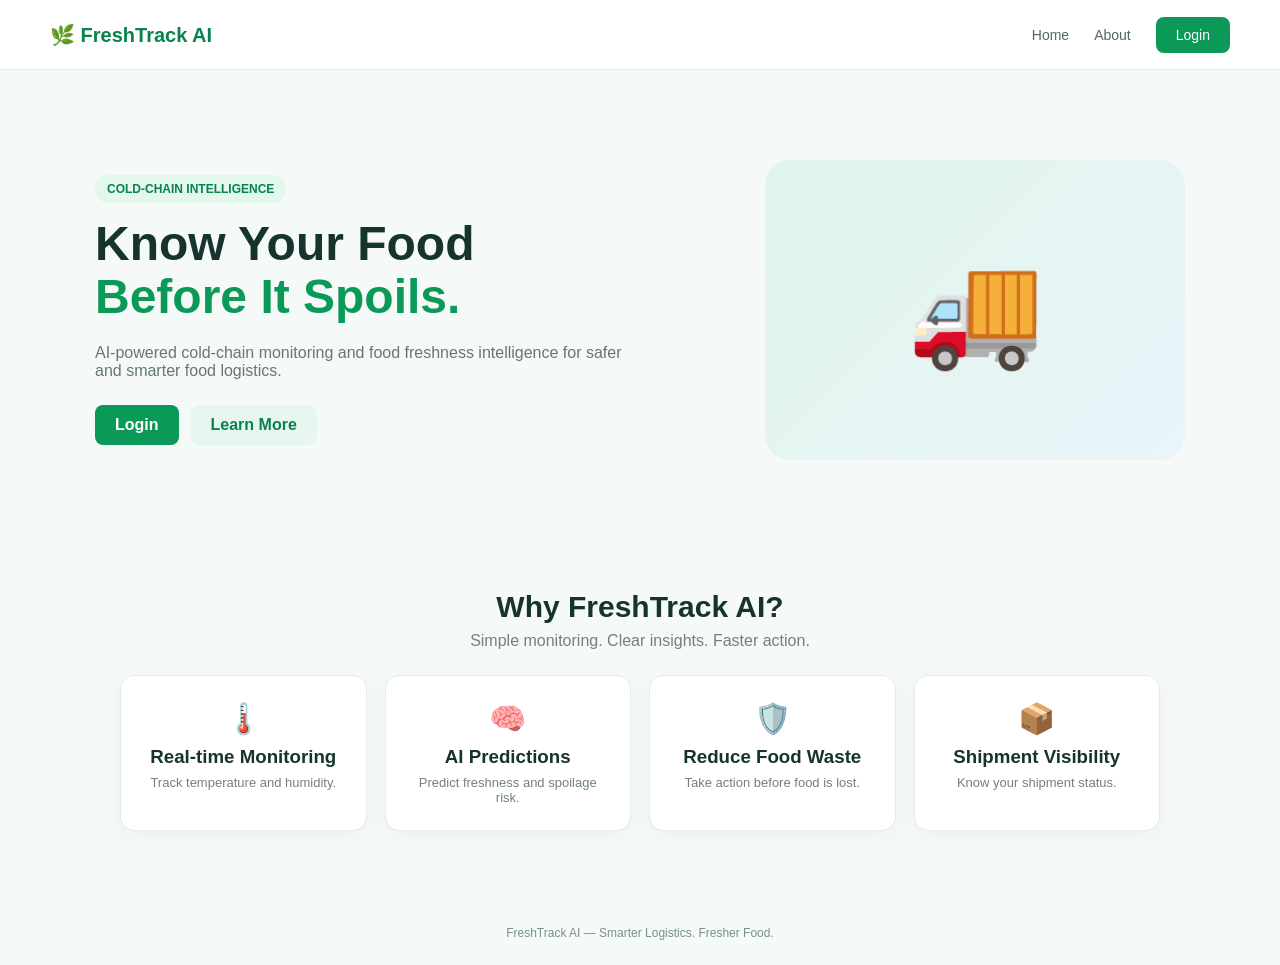
<file: index.html>
<!DOCTYPE html>
<html lang="en">
<head>
    <meta charset="UTF-8">
    <meta name="viewport" content="width=device-width, initial-scale=1.0">
    <title>FreshTrack AI</title>
    <link rel="stylesheet" href="css/style.css">
</head>

<body>

<header class="topbar">

    <a href="index.html" class="logo">
        🌿 FreshTrack AI
    </a>

    <nav>
        <a href="index.html">Home</a>
        <a href="about.html">About</a>
        <a href="login.html" class="login-btn">Login</a>
    </nav>

</header>

<section class="hero">
    <div class="hero-content">

        <div class="badge">COLD-CHAIN INTELLIGENCE</div>

        <h1>
            Know Your Food<br>
            <span>Before It Spoils.</span>
        </h1>

        <p>
            AI-powered cold-chain monitoring and food freshness
            intelligence for safer and smarter food logistics.
        </p>

        <div class="buttons">
            <a href="login.html" class="btn">Login</a>
            <a href="about.html" class="btn secondary">Learn More</a>
        </div>

    </div>

    <div class="truck">
        🚚
    </div>
</section>

<section class="features">

    <h2>Why FreshTrack AI?</h2>
    <p class="subtitle">
        Simple monitoring. Clear insights. Faster action.
    </p>

    <div class="feature-container">

        <div class="feature-card">
            <div>🌡️</div>
            <h3>Real-time Monitoring</h3>
            <p>Track temperature and humidity.</p>
        </div>

        <div class="feature-card">
            <div>🧠</div>
            <h3>AI Predictions</h3>
            <p>Predict freshness and spoilage risk.</p>
        </div>

        <div class="feature-card">
            <div>🛡️</div>
            <h3>Reduce Food Waste</h3>
            <p>Take action before food is lost.</p>
        </div>

        <div class="feature-card">
            <div>📦</div>
            <h3>Shipment Visibility</h3>
            <p>Know your shipment status.</p>
        </div>

    </div>

</section>

<footer>
    FreshTrack AI — Smarter Logistics. Fresher Food.
</footer>

</body>
</html>
</file>
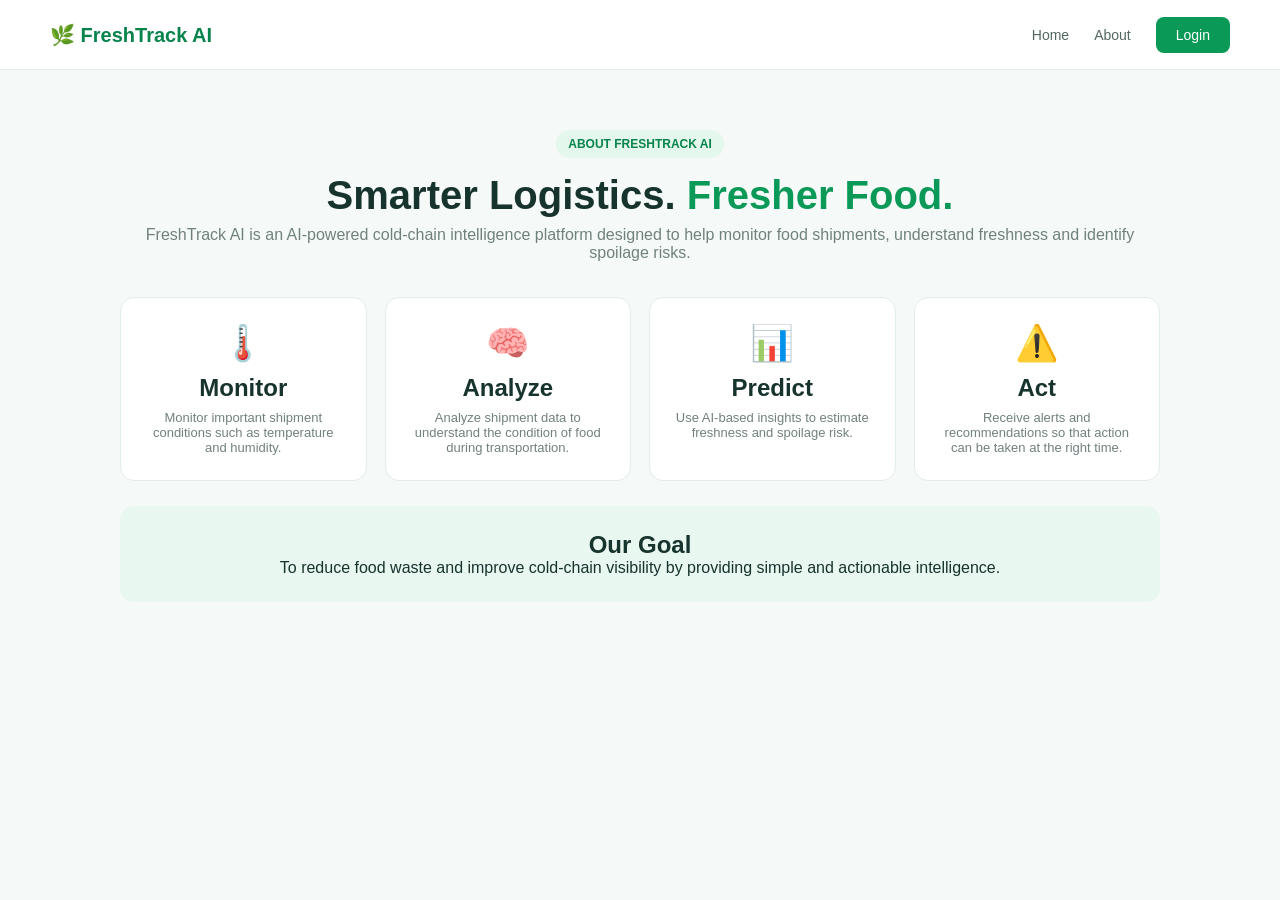
<file: about.html>
<!DOCTYPE html>
<html lang="en">

<head>
    <meta charset="UTF-8">
    <meta name="viewport" content="width=device-width, initial-scale=1.0">

    <title>About - FreshTrack AI</title>

    <link rel="stylesheet" href="css/style.css">
</head>

<body>

<header class="topbar">

    <a href="index.html" class="logo">
        🌿 FreshTrack AI
    </a>

    <nav>
        <a href="index.html">Home</a>
        <a href="about.html" class="active">About</a>
        <a href="login.html" class="login-btn">Login</a>
    </nav>

</header>


<main class="about-page">

    <div class="badge">ABOUT FRESHTRACK AI</div>

    <h1>
        Smarter Logistics.
        <span>Fresher Food.</span>
    </h1>

    <p class="subtitle">
        FreshTrack AI is an AI-powered cold-chain intelligence
        platform designed to help monitor food shipments,
        understand freshness and identify spoilage risks.
    </p>


    <div class="steps">

        <div class="step-card">
            <div class="step-icon">🌡️</div>
            <h2>Monitor</h2>
            <p>
                Monitor important shipment conditions such as
                temperature and humidity.
            </p>
        </div>


        <div class="step-card">
            <div class="step-icon">🧠</div>
            <h2>Analyze</h2>
            <p>
                Analyze shipment data to understand the
                condition of food during transportation.
            </p>
        </div>


        <div class="step-card">
            <div class="step-icon">📊</div>
            <h2>Predict</h2>
            <p>
                Use AI-based insights to estimate freshness
                and spoilage risk.
            </p>
        </div>


        <div class="step-card">
            <div class="step-icon">⚠️</div>
            <h2>Act</h2>
            <p>
                Receive alerts and recommendations so that
                action can be taken at the right time.
            </p>
        </div>

    </div>


    <div class="goal">

        <h2>Our Goal</h2>

        <p>
            To reduce food waste and improve cold-chain
            visibility by providing simple and actionable
            intelligence.
        </p>

    </div>

</main>

</body>
</html>
</file>
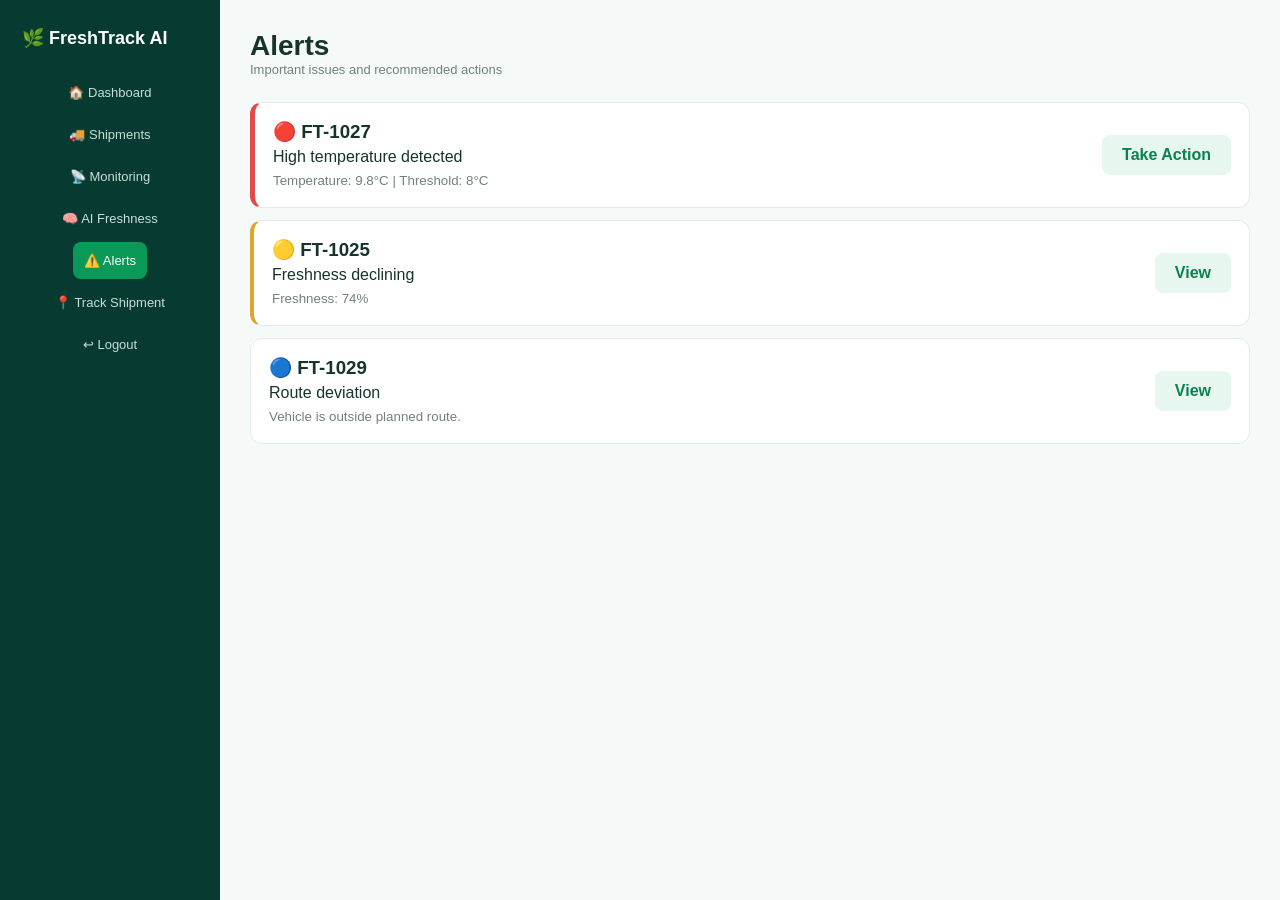
<file: alerts.html>
<!DOCTYPE html>
<html lang="en">

<head>

    <meta charset="UTF-8">

    <meta name="viewport"
          content="width=device-width, initial-scale=1.0">

    <title>Alerts - FreshTrack AI</title>

    <link rel="stylesheet" href="css/style.css">

</head>

<body>

<div class="app">

<aside class="sidebar">

    <div class="side-logo">
        🌿 FreshTrack AI
    </div>

    <nav>

        <a href="dashboard.html">🏠 Dashboard</a>
        <a href="shipments.html">🚚 Shipments</a>
        <a href="monitoring.html">📡 Monitoring</a>
        <a href="freshness.html">🧠 AI Freshness</a>

        <a href="alerts.html" class="active">
            ⚠️ Alerts
        </a>

        <a href="track.html">📍 Track Shipment</a>
        <a href="index.html">↩ Logout</a>

    </nav>

</aside>


<main class="dashboard">

    <div class="page-header">

        <div>
            <h1>Alerts</h1>
            <p>Important issues and recommended actions</p>
        </div>

    </div>


    <div class="alert-card critical">

        <div>
            <h3>🔴 FT-1027</h3>

            <p>
                High temperature detected
            </p>

            <small>
                Temperature: 9.8°C |
                Threshold: 8°C
            </small>
        </div>

        <a href="monitoring.html"
           class="btn secondary">
            Take Action
        </a>

    </div>


    <div class="alert-card warning-alert">

        <div>
            <h3>🟡 FT-1025</h3>

            <p>
                Freshness declining
            </p>

            <small>
                Freshness: 74%
            </small>
        </div>

        <a href="freshness.html"
           class="btn secondary">
            View
        </a>

    </div>


    <div class="alert-card">

        <div>
            <h3>🔵 FT-1029</h3>

            <p>
                Route deviation
            </p>

            <small>
                Vehicle is outside planned route.
            </small>
        </div>

        <a href="track.html"
           class="btn secondary">
            View
        </a>

    </div>

</main>

</div>

</body>
</html>
</file>
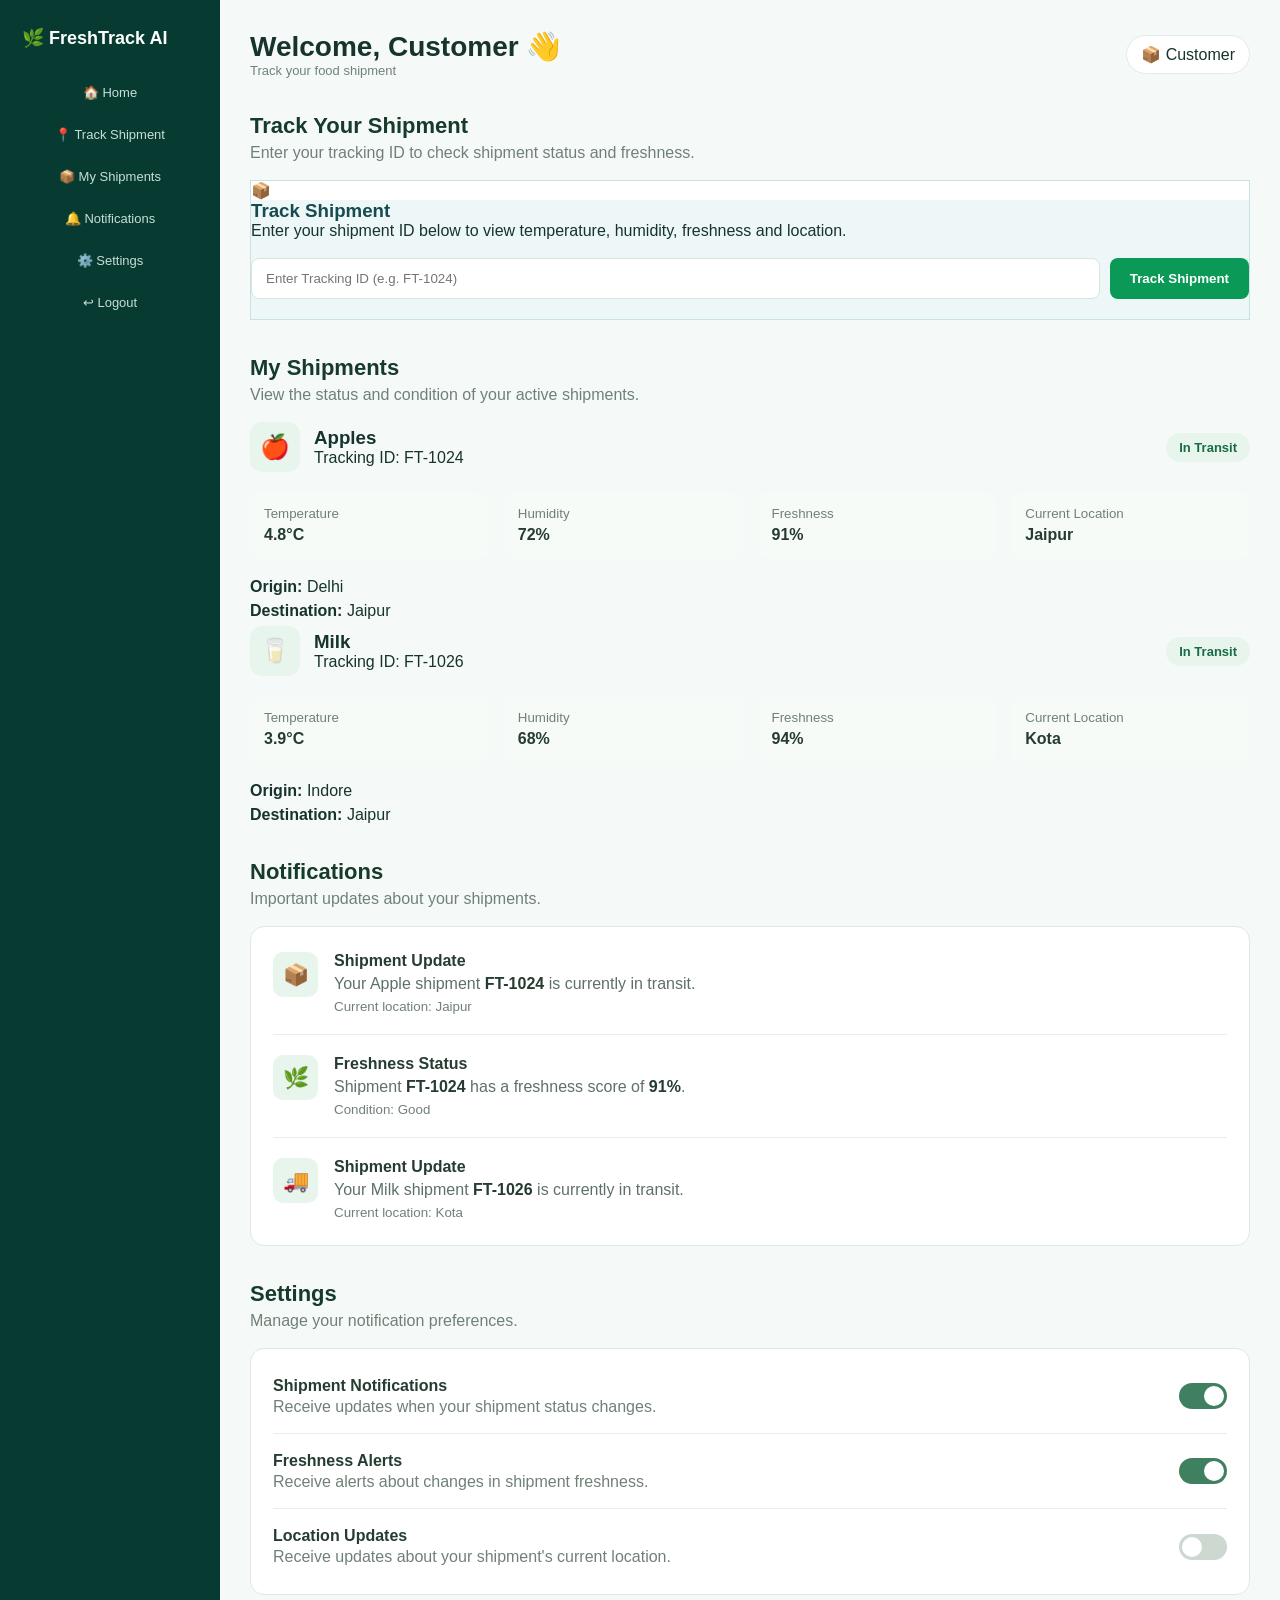
<file: customer.html>
<!DOCTYPE html>
<html lang="en">
<head>
    <meta charset="UTF-8">
    <meta name="viewport" content="width=device-width, initial-scale=1.0">
    <title>Customer - FreshTrack AI</title>
    <link rel="stylesheet" href="css/style.css">
</head>

<body>

<div class="app">

    <aside class="sidebar">

        <div class="side-logo">
            🌿 FreshTrack AI
        </div>

        <nav>
            <a href="#home">🏠 Home</a>
            <a href="#track">📍 Track Shipment</a>
            <a href="#shipments">📦 My Shipments</a>
            <a href="#notifications">🔔 Notifications</a>
            <a href="#settings">⚙️ Settings</a>
            <a href="index.html">↩ Logout</a>
        </nav>

    </aside>


    <main class="dashboard">

        <div class="page-header" id="home">

            <div>
                <h1>Welcome, Customer 👋</h1>
                <p>Track your food shipment</p>
            </div>

            <div class="user">
                📦 Customer
            </div>

        </div>


        <!-- TRACK -->

        <section id="track" class="dashboard-section">

    <div class="section-heading">
        <h2>Track Your Shipment</h2>
        <p>Enter your tracking ID to check shipment status and freshness.</p>
    </div>

    <div class="tracking-box">

        <div class="tracking-icon">
            📦
        </div>

        <div class="tracking-content">

            <h3>Track Shipment</h3>

            <p>
                Enter your shipment ID below to view
                temperature, humidity, freshness and location.
            </p>

            <div class="track-search">

                <input
                    type="text"
                    id="trackingId"
                    placeholder="Enter Tracking ID (e.g. FT-1024)"
                >

                <button class="btn" onclick="trackShipment()">
                    Track Shipment
                </button>

            </div>

        </div>

    </div>

    <div id="trackingResult"></div>

</section>


        <!-- MY SHIPMENT -->

       <section id="shipments" class="dashboard-section">
    <div class="section-heading">
        <h2>My Shipments</h2>
        <p>View the status and condition of your active shipments.</p>
    </div>

    <div id="customerShipments"></div>
</section>


        <!-- NOTIFICATIONS -->

        <section id="notifications" class="dashboard-section">
    <div class="section-heading">
        <h2>Notifications</h2>
        <p>Important updates about your shipments.</p>
    </div>

    <div class="notifications-card">

        <div class="notification">
            <div class="notification-icon">📦</div>

            <div>
                <strong>Shipment Update</strong>
                <p>
                    Your Apple shipment <strong>FT-1024</strong>
                    is currently in transit.
                </p>
                <small>Current location: Jaipur</small>
            </div>
        </div>

        <div class="notification">
            <div class="notification-icon">🌿</div>

            <div>
                <strong>Freshness Status</strong>
                <p>
                    Shipment <strong>FT-1024</strong> has a
                    freshness score of <strong>91%</strong>.
                </p>
                <small>Condition: Good</small>
            </div>
        </div>

        <div class="notification">
            <div class="notification-icon">🚚</div>

            <div>
                <strong>Shipment Update</strong>
                <p>
                    Your Milk shipment <strong>FT-1026</strong>
                    is currently in transit.
                </p>
                <small>Current location: Kota</small>
            </div>
        </div>

    </div>
</section>


        <!-- SETTINGS -->

       <section id="settings" class="dashboard-section">
    <div class="section-heading">
        <h2>Settings</h2>
        <p>Manage your notification preferences.</p>
    </div>

    <div class="settings-card">

        <div class="setting-row">
            <div>
                <strong>Shipment Notifications</strong>
                <p>Receive updates when your shipment status changes.</p>
            </div>

            <label class="switch">
                <input type="checkbox" id="shipmentNotifications" checked>
                <span class="slider"></span>
            </label>
        </div>

        <div class="setting-row">
            <div>
                <strong>Freshness Alerts</strong>
                <p>Receive alerts about changes in shipment freshness.</p>
            </div>

            <label class="switch">
                <input type="checkbox" id="freshnessAlerts" checked>
                <span class="slider"></span>
            </label>
        </div>

        <div class="setting-row">
            <div>
                <strong>Location Updates</strong>
                <p>Receive updates about your shipment's current location.</p>
            </div>

            <label class="switch">
                <input type="checkbox" id="locationUpdates">
                <span class="slider"></span>
            </label>
        </div>

    </div>
</section>

    </main>

</div>


<script src="js/data.js"></script>
<script src="js/app.js"></script>

<script>

function trackShipment() {

    const id = document
        .getElementById("trackingId")
        .value
        .trim()
        .toUpperCase();

    const result = document.getElementById("trackingResult");

    if (id === "") {

        result.innerHTML = `
            <div class="card warning-alert">
                Please enter a shipment ID.
            </div>
        `;

        return;
    }

    const shipment = shipments[id];

    if (!shipment) {

        result.innerHTML = `
            <div class="card warning-alert">

                <h3>Shipment Not Found</h3>

                <p>
                    No shipment was found with tracking ID
                    <strong>${id}</strong>.
                </p>

            </div>
        `;

        return;
    }

    result.innerHTML = `

        <div class="card tracking-result">

            <div class="shipment-top">

                <div>

                    <div class="product-icon">
                        ${shipment.icon}
                    </div>

                    <div>
                        <h3>${shipment.product}</h3>
                        <p>Tracking ID: ${id}</p>
                    </div>

                </div>

                <span class="status safe">
                    ${shipment.status}
                </span>

            </div>


            <div class="customer-info">

                <div>
                    <small>Temperature</small>
                    <strong>${shipment.temperature}</strong>
                </div>

                <div>
                    <small>Humidity</small>
                    <strong>${shipment.humidity}</strong>
                </div>

                <div>
                    <small>Freshness</small>
                    <strong>${shipment.freshness}</strong>
                </div>

                <div>
                    <small>Current Location</small>
                    <strong>${shipment.location}</strong>
                </div>

            </div>


            <div class="shipment-route">

                <p>
                    <strong>Origin:</strong>
                    ${shipment.origin}
                </p>

                <p>
                    <strong>Destination:</strong>
                    ${shipment.destination}
                </p>

            </div>

        </div>

    `;
}
</script>

</body>
</html>
</file>
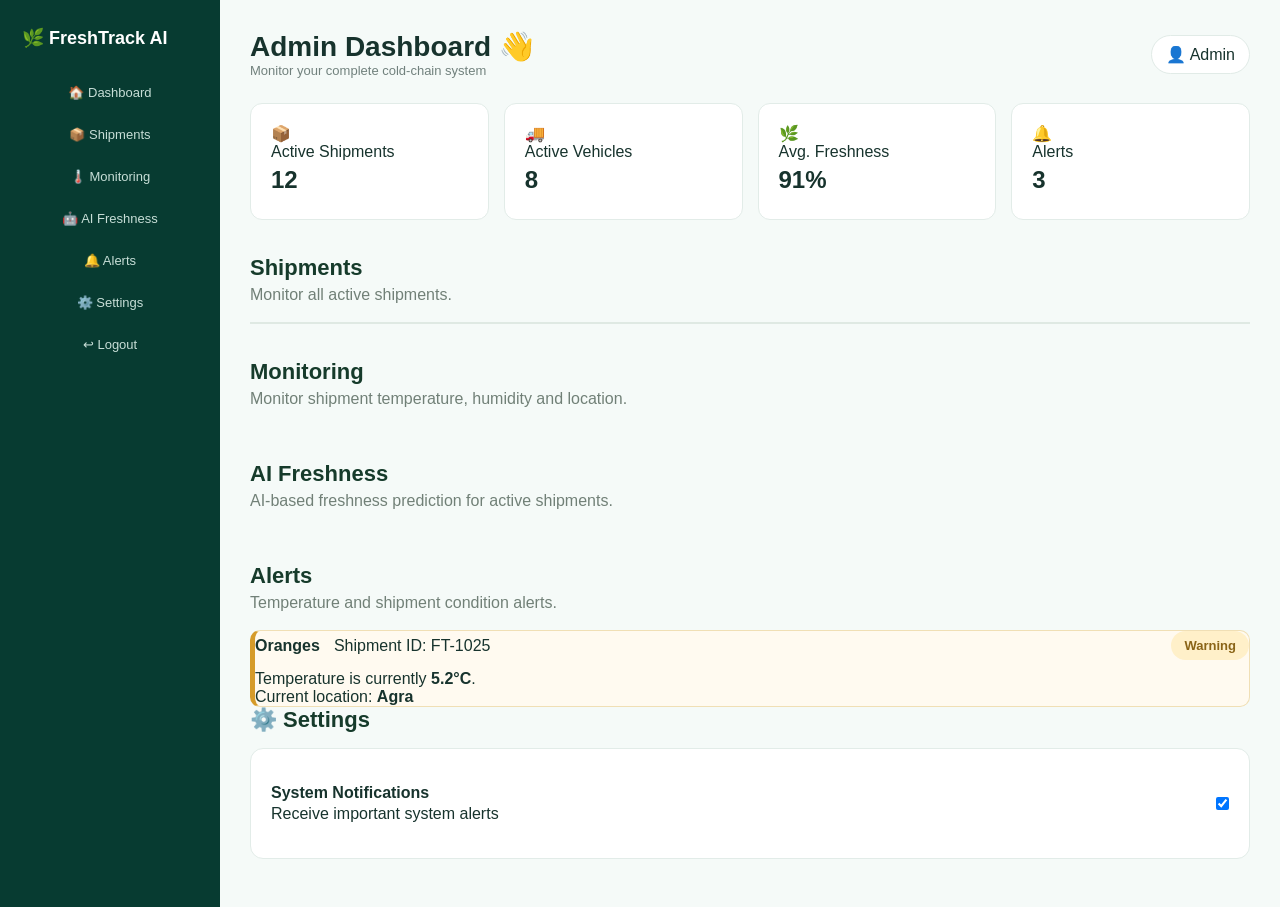
<file: dashboard.html>
<!DOCTYPE html>
<html lang="en">
<head>
    <meta charset="UTF-8">
    <meta name="viewport" content="width=device-width, initial-scale=1.0">
    <title>Admin Dashboard - FreshTrack AI</title>
    <link rel="stylesheet" href="css/style.css">
</head>

<body>

<div class="app">

    <aside class="sidebar">

        <div class="side-logo">
            🌿 FreshTrack AI
        </div>

        <nav>
            <a href="#home">🏠 Dashboard</a>
            <a href="#shipments">📦 Shipments</a>
            <a href="#monitoring">🌡️ Monitoring</a>
            <a href="#freshness">🤖 AI Freshness</a>
            <a href="#alerts">🔔 Alerts</a>
            <a href="#settings">⚙️ Settings</a>
            <a href="index.html">↩ Logout</a>
        </nav>

    </aside>


    <main class="dashboard">

        <div class="page-header" id="home">

            <div>
                <h1>Admin Dashboard 👋</h1>
                <p>Monitor your complete cold-chain system</p>
            </div>

            <div class="user">
                👤 Admin
            </div>

        </div>


        <!-- OVERVIEW -->

        <div class="stats">

            <div class="stat-card">
                <span>📦</span>
                <div>
                    <p>Active Shipments</p>
                    <h2>12</h2>
                </div>
            </div>

            <div class="stat-card">
                <span>🚚</span>
                <div>
                    <p>Active Vehicles</p>
                    <h2>8</h2>
                </div>
            </div>

            <div class="stat-card">
                <span>🌿</span>
                <div>
                    <p>Avg. Freshness</p>
                    <h2>91%</h2>
                </div>
            </div>

            <div class="stat-card">
                <span>🔔</span>
                <div>
                    <p>Alerts</p>
                    <h2>3</h2>
                </div>
            </div>

        </div>


        <!-- SHIPMENTS -->

        <section id="shipments" class="dashboard-section">

    <div class="section-heading">
        <h2>Shipments</h2>
        <p>Monitor all active shipments.</p>
    </div>

    <div class="card">

        <div id="adminShipments"></div>

    </div>

</section>


        <!-- MONITORING -->

        <section id="monitoring" class="dashboard-section">

    <div class="section-heading">
        <h2>Monitoring</h2>
        <p>Monitor shipment temperature, humidity and location.</p>
    </div>

    <div class="dashboard-grid" id="monitoringCards"></div>

</section>


        <!-- AI FRESHNESS -->

        <section id="freshness" class="dashboard-section">

    <div class="section-heading">
        <h2>AI Freshness</h2>
        <p>AI-based freshness prediction for active shipments.</p>
    </div>

    <div class="dashboard-grid" id="freshnessCards"></div>

</section>


        <!-- ALERTS -->

        <section id="alerts" class="dashboard-section">

    <div class="section-heading">
        <h2>Alerts</h2>
        <p>Temperature and shipment condition alerts.</p>
    </div>

    <div id="adminAlerts"></div>

</section>


        <!-- SETTINGS -->

        <section id="settings">

            <div class="section-heading">
                <h2>⚙️ Settings</h2>
            </div>

            <div class="panel">

                <div class="setting-row">

                    <div>
                        <strong>System Notifications</strong>
                        <p>Receive important system alerts</p>
                    </div>

                    <input type="checkbox" checked>

                </div>

            </div>

        </section>

    </main>

</div>

<script src="js/data.js"></script>
<script src="js/app.js"></script>

<script>

function loadAdminAlerts() {

    const container = document.getElementById("adminAlerts");

    if (!container) return;

    let html = "";
    let alertCount = 0;

    Object.entries(shipments).forEach(([id, shipment]) => {

        const temperature = parseFloat(shipment.temperature);

        if (temperature > 5) {

            alertCount++;

            html += `

                <div class="card warning-alert">

                    <div class="shipment-top">

                        <div>
                            <strong>${shipment.product}</strong>
                            <p>Shipment ID: ${id}</p>
                        </div>

                        <span class="status">
                            Warning
                        </span>

                    </div>

                    <p>
                        Temperature is currently
                        <strong>${shipment.temperature}</strong>.
                    </p>

                    <p>
                        Current location:
                        <strong>${shipment.location}</strong>
                    </p>

                </div>

            `;
        }
    });

    if (alertCount === 0) {

        html = `

            <div class="card">

                <h3>All Shipments Normal</h3>

                <p>
                    No temperature alerts detected.
                </p>

            </div>

        `;
    }

    container.innerHTML = html;
}

loadAdminAlerts();

</script>

</body>
</html>
</file>
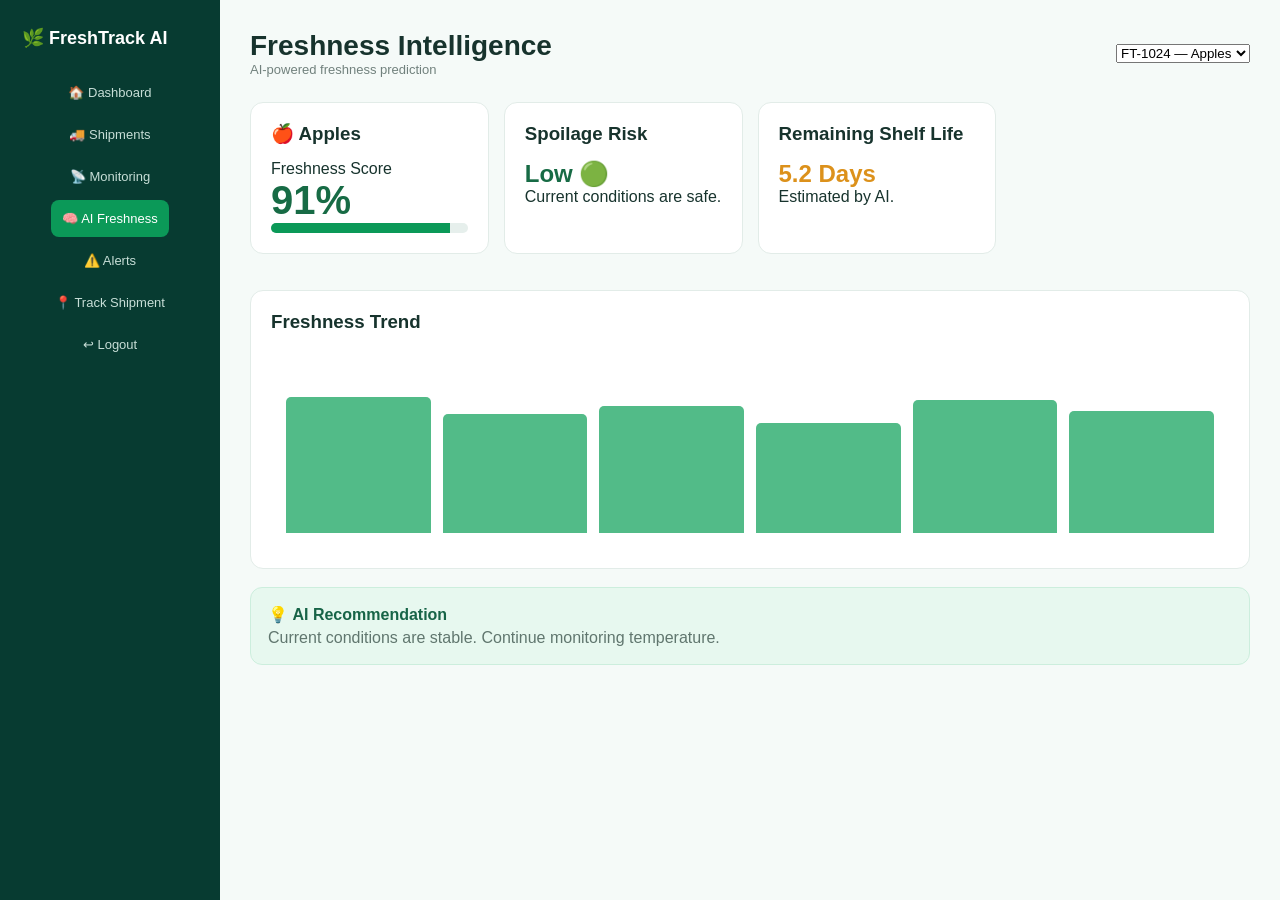
<file: freshness.html>
<!DOCTYPE html>
<html lang="en">

<head>

    <meta charset="UTF-8">

    <meta name="viewport"
          content="width=device-width, initial-scale=1.0">

    <title>AI Freshness - FreshTrack AI</title>

    <link rel="stylesheet" href="css/style.css">

</head>

<body>

<div class="app">

<aside class="sidebar">

    <div class="side-logo">
        🌿 FreshTrack AI
    </div>

    <nav>

        <a href="dashboard.html">🏠 Dashboard</a>
        <a href="shipments.html">🚚 Shipments</a>
        <a href="monitoring.html">📡 Monitoring</a>

        <a href="freshness.html" class="active">
            🧠 AI Freshness
        </a>

        <a href="alerts.html">⚠️ Alerts</a>
        <a href="track.html">📍 Track Shipment</a>
        <a href="index.html">↩ Logout</a>

    </nav>

</aside>


<main class="dashboard">

    <div class="page-header">

        <div>
            <h1>Freshness Intelligence</h1>
            <p>AI-powered freshness prediction</p>
        </div>

        <select>
            <option>FT-1024 — Apples</option>
            <option>FT-1025 — Milk</option>
        </select>

    </div>


    <div class="monitor-grid">

        <div class="panel">

            <h3>🍎 Apples</h3>

            <p>Freshness Score</p>

            <h2 class="big green">91%</h2>

            <div class="progress">
                <span style="width:91%"></span>
            </div>

        </div>


        <div class="panel">

            <h3>Spoilage Risk</h3>

            <h2 class="green">Low 🟢</h2>

            <p>
                Current conditions are safe.
            </p>

        </div>


        <div class="panel">

            <h3>Remaining Shelf Life</h3>

            <h2 class="orange">5.2 Days</h2>

            <p>
                Estimated by AI.
            </p>

        </div>

    </div>


    <div class="panel">

        <h3>Freshness Trend</h3>

        <div class="simple-chart">

            <div style="height:80%"></div>
            <div style="height:70%"></div>
            <div style="height:75%"></div>
            <div style="height:65%"></div>
            <div style="height:78%"></div>
            <div style="height:72%"></div>

        </div>

    </div>


    <div class="recommend">

        💡 <strong>AI Recommendation</strong>

        <p>
            Current conditions are stable.
            Continue monitoring temperature.
        </p>

    </div>

</main>

</div>

</body>
</html>
</file>
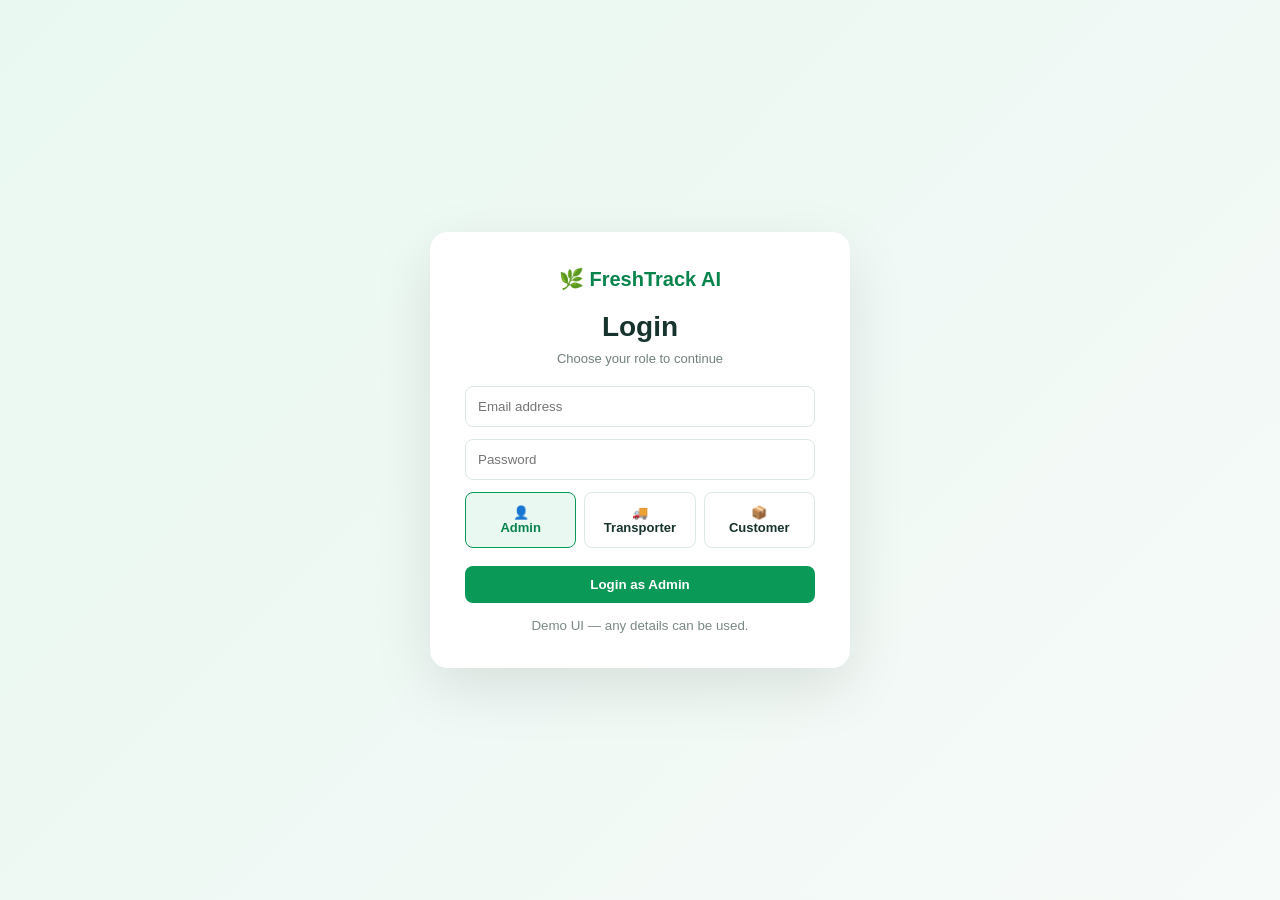
<file: login.html>
<!DOCTYPE html>
<html lang="en">

<head>
    <meta charset="UTF-8">
    <meta name="viewport" content="width=device-width, initial-scale=1.0">

    <title>Login - FreshTrack AI</title>

    <link rel="stylesheet" href="css/style.css">
</head>

<body class="login-page">

<div class="login-box">

    <a href="index.html" class="logo center">
        🌿 FreshTrack AI
    </a>

    <h1>Login</h1>

    <p>Choose your role to continue</p>


    <input
        type="email"
        id="email"
        placeholder="Email address"
    >

    <input
        type="password"
        id="password"
        placeholder="Password"
    >


    <div class="roles">

        <div
            class="role selected"
            data-role="admin"
            data-page="dashboard.html"
        >
            👤
            <br>
            <strong>Admin</strong>
        </div>


        <div
            class="role"
            data-role="transporter"
            data-page="transporter.html"
        >
            🚚
            <br>
            <strong>Transporter</strong>
        </div>


        <div
            class="role"
            data-role="customer"
            data-page="customer.html"
        >
            📦
            <br>
            <strong>Customer</strong>
        </div>

    </div>


    <button
        id="loginButton"
        class="btn full"
        type="button"
    >
        Login as Admin
    </button>


    <small>
        Demo UI — any details can be used.
    </small>

</div>


<script src="js/app.js"></script>

</body>
</html>
</file>
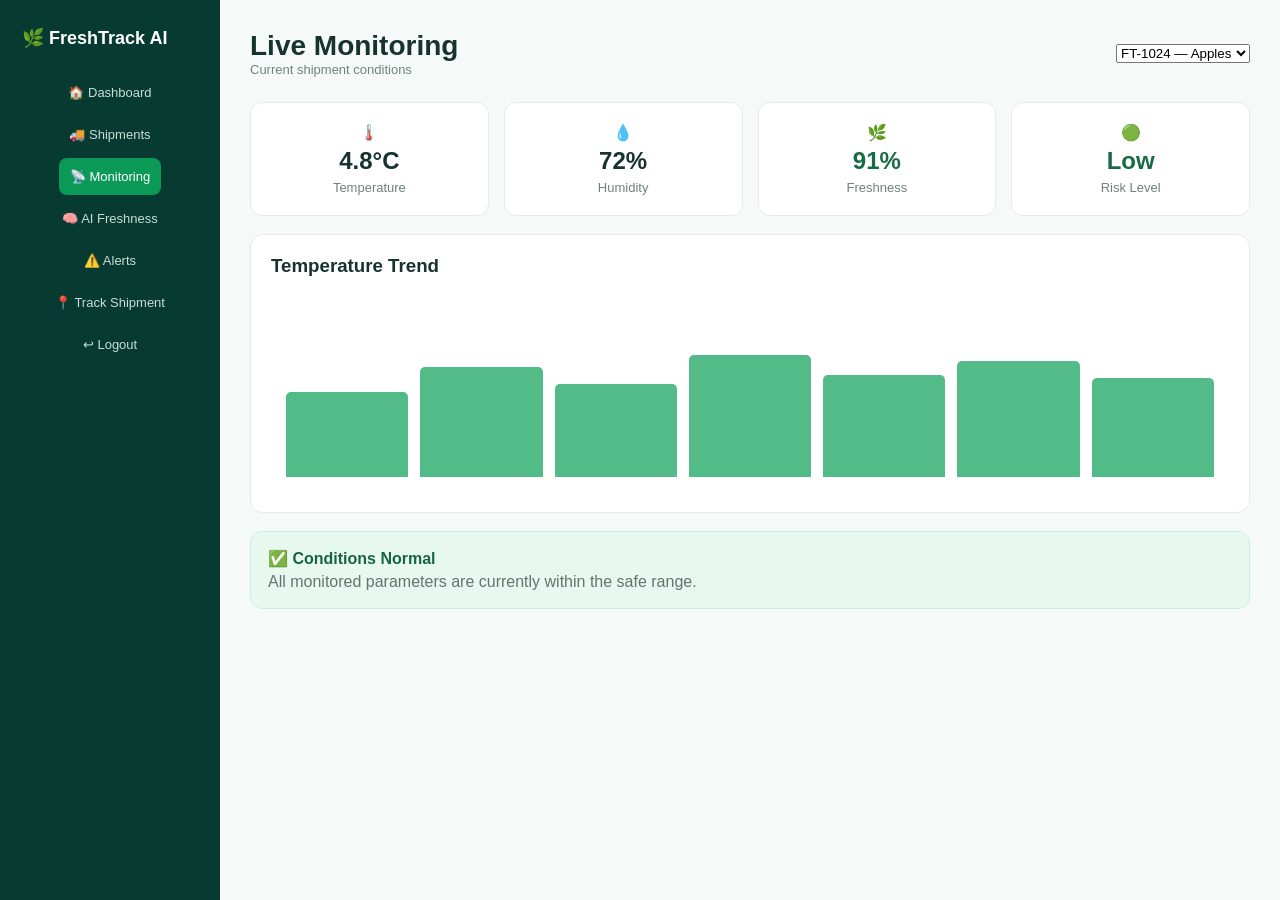
<file: monitoring.html>
<!DOCTYPE html>
<html lang="en">

<head>

    <meta charset="UTF-8">

    <meta name="viewport"
          content="width=device-width, initial-scale=1.0">

    <title>Monitoring - FreshTrack AI</title>

    <link rel="stylesheet" href="css/style.css">

</head>

<body>

<div class="app">

<aside class="sidebar">

    <div class="side-logo">
        🌿 FreshTrack AI
    </div>

    <nav>

        <a href="dashboard.html">🏠 Dashboard</a>

        <a href="shipments.html">🚚 Shipments</a>

        <a href="monitoring.html" class="active">
            📡 Monitoring
        </a>

        <a href="freshness.html">
            🧠 AI Freshness
        </a>

        <a href="alerts.html">
            ⚠️ Alerts
        </a>

        <a href="track.html">
            📍 Track Shipment
        </a>

        <a href="index.html">
            ↩ Logout
        </a>

    </nav>

</aside>


<main class="dashboard">

    <div class="page-header">

        <div>
            <h1>Live Monitoring</h1>
            <p>Current shipment conditions</p>
        </div>

        <select>
            <option>FT-1024 — Apples</option>
            <option>FT-1025 — Milk</option>
        </select>

    </div>


    <div class="monitor-grid">

        <div class="monitor-card">
            🌡️
            <h2>4.8°C</h2>
            <p>Temperature</p>
        </div>

        <div class="monitor-card">
            💧
            <h2>72%</h2>
            <p>Humidity</p>
        </div>

        <div class="monitor-card">
            🌿
            <h2 class="green">91%</h2>
            <p>Freshness</p>
        </div>

        <div class="monitor-card">
            🟢
            <h2 class="green">Low</h2>
            <p>Risk Level</p>
        </div>

    </div>


    <div class="panel">

        <h3>Temperature Trend</h3>

        <div class="simple-chart">

            <div style="height:50%"></div>
            <div style="height:65%"></div>
            <div style="height:55%"></div>
            <div style="height:72%"></div>
            <div style="height:60%"></div>
            <div style="height:68%"></div>
            <div style="height:58%"></div>

        </div>

    </div>


    <div class="recommend">

        ✅ <strong>Conditions Normal</strong>

        <p>
            All monitored parameters are currently
            within the safe range.
        </p>

    </div>

</main>

</div>

</body>
</html>
</file>
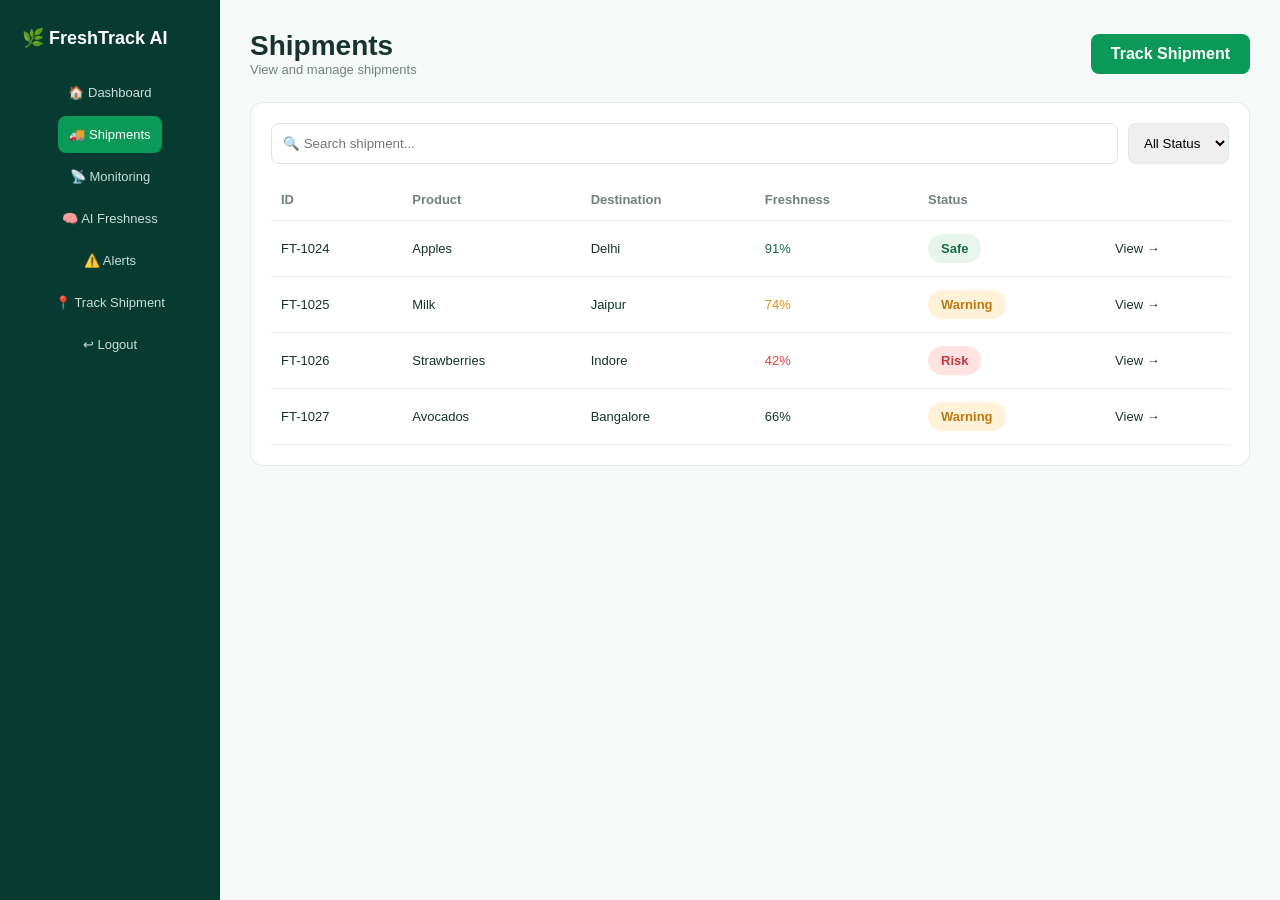
<file: shipments.html>
<!DOCTYPE html>
<html lang="en">

<head>
    <meta charset="UTF-8">
    <meta name="viewport" content="width=device-width, initial-scale=1.0">

    <title>Shipments - FreshTrack AI</title>

    <link rel="stylesheet" href="css/style.css">
</head>

<body>

<div class="app">

<aside class="sidebar">

    <div class="side-logo">
        🌿 FreshTrack AI
    </div>

    <nav>

        <a href="dashboard.html">🏠 Dashboard</a>

        <a href="shipments.html" class="active">
            🚚 Shipments
        </a>

        <a href="monitoring.html">📡 Monitoring</a>

        <a href="freshness.html">🧠 AI Freshness</a>

        <a href="alerts.html">⚠️ Alerts</a>

        <a href="track.html">📍 Track Shipment</a>

        <a href="index.html">↩ Logout</a>

    </nav>

</aside>


<main class="dashboard">

    <div class="page-header">

        <div>
            <h1>Shipments</h1>
            <p>View and manage shipments</p>
        </div>

        <a href="track.html" class="btn">
            Track Shipment
        </a>

    </div>


    <div class="panel">

        <div class="search">
            <input
                type="text"
                placeholder="🔍 Search shipment..."
            >

            <select>
                <option>All Status</option>
                <option>Safe</option>
                <option>Warning</option>
                <option>Risk</option>
            </select>
        </div>


        <table>

            <thead>
                <tr>
                    <th>ID</th>
                    <th>Product</th>
                    <th>Destination</th>
                    <th>Freshness</th>
                    <th>Status</th>
                    <th></th>
                </tr>
            </thead>

            <tbody>

                <tr>
                    <td>FT-1024</td>
                    <td>Apples</td>
                    <td>Delhi</td>
                    <td class="green">91%</td>
                    <td>
                        <span class="status safe">Safe</span>
                    </td>
                    <td>
                        <a href="monitoring.html">View →</a>
                    </td>
                </tr>

                <tr>
                    <td>FT-1025</td>
                    <td>Milk</td>
                    <td>Jaipur</td>
                    <td class="orange">74%</td>
                    <td>
                        <span class="status warning">Warning</span>
                    </td>
                    <td>
                        <a href="monitoring.html">View →</a>
                    </td>
                </tr>

                <tr>
                    <td>FT-1026</td>
                    <td>Strawberries</td>
                    <td>Indore</td>
                    <td class="red">42%</td>
                    <td>
                        <span class="status risk">Risk</span>
                    </td>
                    <td>
                        <a href="monitoring.html">View →</a>
                    </td>
                </tr>

                <tr>
                    <td>FT-1027</td>
                    <td>Avocados</td>
                    <td>Bangalore</td>
                    <td>66%</td>
                    <td>
                        <span class="status warning">
                            Warning
                        </span>
                    </td>
                    <td>
                        <a href="monitoring.html">View →</a>
                    </td>
                </tr>

            </tbody>

        </table>

    </div>

</main>

</div>

</body>
</html>
</file>
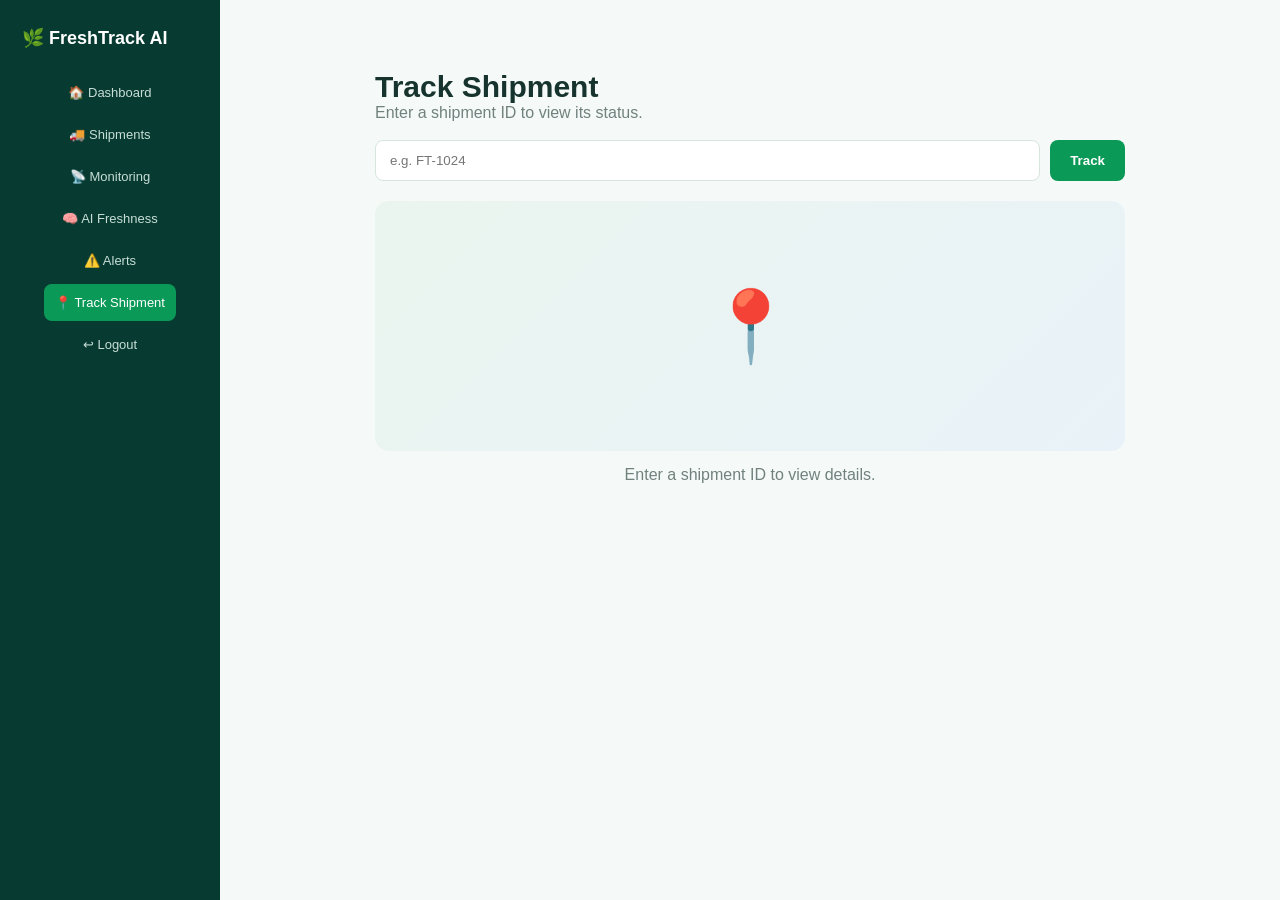
<file: track.html>
<!DOCTYPE html>
<html lang="en">

<head>

    <meta charset="UTF-8">

    <meta name="viewport"
          content="width=device-width, initial-scale=1.0">

    <title>Track Shipment - FreshTrack AI</title>

    <link rel="stylesheet" href="css/style.css">

</head>

<body>

<div class="app">

<aside class="sidebar">

    <div class="side-logo">
        🌿 FreshTrack AI
    </div>

    <nav>

        <a href="dashboard.html">🏠 Dashboard</a>
        <a href="shipments.html">🚚 Shipments</a>
        <a href="monitoring.html">📡 Monitoring</a>
        <a href="freshness.html">🧠 AI Freshness</a>
        <a href="alerts.html">⚠️ Alerts</a>

        <a href="track.html" class="active">
            📍 Track Shipment
        </a>

        <a href="index.html">
            ↩ Logout
        </a>

    </nav>

</aside>


<main class="dashboard">

    <div class="track-container">

        <h1>Track Shipment</h1>

        <p>
            Enter a shipment ID to view its status.
        </p>


        <div class="track-search">

            <input
                type="text"
                id="trackingId"
                placeholder="e.g. FT-1024"
            >

            <button
                onclick="trackShipment()"
                class="btn">
                Track
            </button>

        </div>


        <div id="result">

            <div class="map">
                📍
            </div>

            <p>
                Enter a shipment ID to view details.
            </p>

        </div>

    </div>

</main>

</div>

<script src="js/app.js"></script>

</body>
</html>
</file>
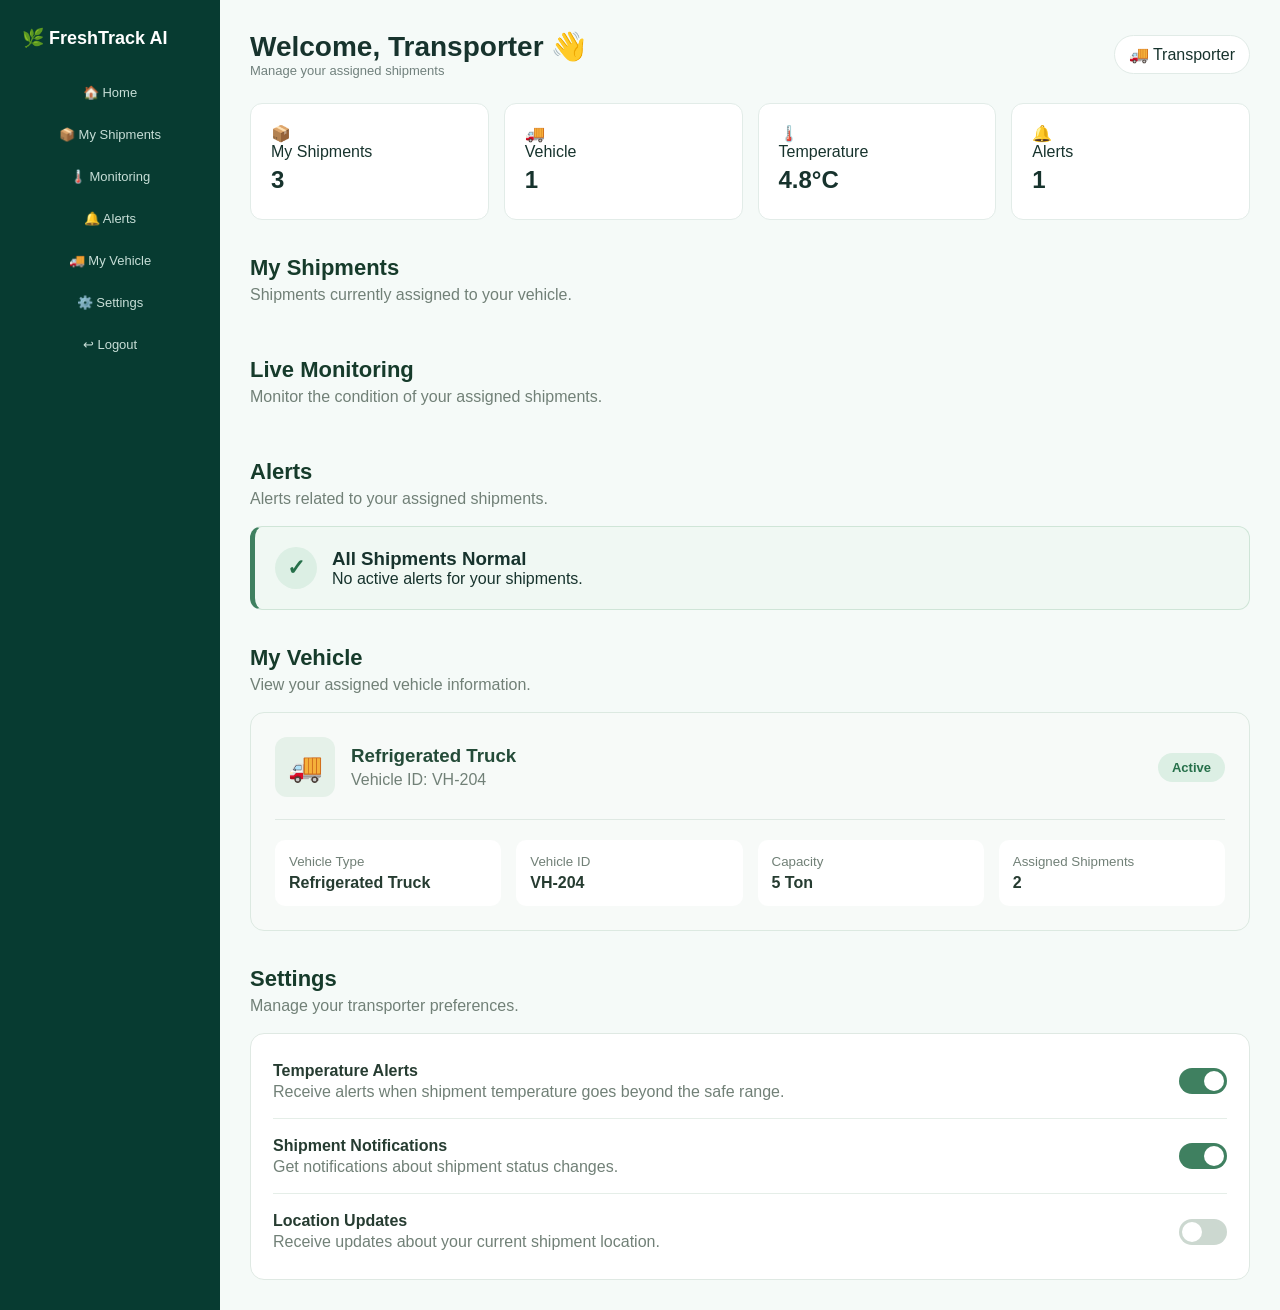
<file: transporter.html>
<!DOCTYPE html>
<html lang="en">
<head>
    <meta charset="UTF-8">
    <meta name="viewport" content="width=device-width, initial-scale=1.0">
    <title>Transporter - FreshTrack AI</title>
    <link rel="stylesheet" href="css/style.css">
</head>

<body>

<div class="app">

    <aside class="sidebar">

        <div class="side-logo">
            🌿 FreshTrack AI
        </div>

        <nav>
            <a href="#home">🏠 Home</a>
            <a href="#shipments">📦 My Shipments</a>
            <a href="#monitoring">🌡️ Monitoring</a>
            <a href="#alerts">🔔 Alerts</a>
            <a href="#vehicle">🚚 My Vehicle</a>
            <a href="#settings">⚙️ Settings</a>
            <a href="index.html">↩ Logout</a>
        </nav>

    </aside>


    <main class="dashboard">

        <div class="page-header" id="home">

            <div>
                <h1>Welcome, Transporter 👋</h1>
                <p>Manage your assigned shipments</p>
            </div>

            <div class="user">
                🚚 Transporter
            </div>

        </div>


        <!-- STATS -->

        <div class="stats">

            <div class="stat-card">
                <span>📦</span>
                <div>
                    <p>My Shipments</p>
                    <h2>3</h2>
                </div>
            </div>

            <div class="stat-card">
                <span>🚚</span>
                <div>
                    <p>Vehicle</p>
                    <h2>1</h2>
                </div>
            </div>

            <div class="stat-card">
                <span>🌡️</span>
                <div>
                    <p>Temperature</p>
                    <h2>4.8°C</h2>
                </div>
            </div>

            <div class="stat-card">
                <span>🔔</span>
                <div>
                    <p>Alerts</p>
                    <h2>1</h2>
                </div>
            </div>

        </div>


        <!-- MY SHIPMENTS -->

        <section id="shipments" class="dashboard-section">

    <div class="section-heading">
        <h2>My Shipments</h2>
        <p>Shipments currently assigned to your vehicle.</p>
    </div>

    <div id="transporterShipments"></div>

</section>


        <!-- MONITORING -->

        <section id="monitoring" class="dashboard-section">

    <div class="section-heading">
        <h2>Live Monitoring</h2>
        <p>Monitor the condition of your assigned shipments.</p>
    </div>

    <div id="transporterMonitoring"></div>

</section>


        <!-- ALERTS -->

        <section id="alerts" class="dashboard-section">

    <div class="section-heading">
        <h2>Alerts</h2>
        <p>Alerts related to your assigned shipments.</p>
    </div>

    <div id="transporterAlerts"></div>

</section>


        <!-- VEHICLE -->

        <section id="vehicle" class="dashboard-section">

    <div class="section-heading">
        <h2>My Vehicle</h2>
        <p>View your assigned vehicle information.</p>
    </div>

    <div class="vehicle-card">

        <div class="vehicle-header">

            <div class="vehicle-icon">
                🚚
            </div>

            <div>
                <h3>Refrigerated Truck</h3>
                <p>Vehicle ID: VH-204</p>
            </div>

            <span class="vehicle-status">
                Active
            </span>

        </div>

        <div class="vehicle-details">

            <div>
                <small>Vehicle Type</small>
                <strong>Refrigerated Truck</strong>
            </div>

            <div>
                <small>Vehicle ID</small>
                <strong>VH-204</strong>
            </div>

            <div>
                <small>Capacity</small>
                <strong>5 Ton</strong>
            </div>

            <div>
                <small>Assigned Shipments</small>
                <strong>2</strong>
            </div>

        </div>

    </div>

</section>


        <!-- SETTINGS -->

        <section id="settings" class="dashboard-section">
    <div class="section-heading">
        <h2>Settings</h2>
        <p>Manage your transporter preferences.</p>
    </div>

    <div class="settings-card">

        <div class="setting-row">
            <div>
                <strong>Temperature Alerts</strong>
                <p>Receive alerts when shipment temperature goes beyond the safe range.</p>
            </div>

            <label class="switch">
                <input type="checkbox" id="temperatureAlerts" checked>
                <span class="slider"></span>
            </label>
        </div>

        <div class="setting-row">
            <div>
                <strong>Shipment Notifications</strong>
                <p>Get notifications about shipment status changes.</p>
            </div>

            <label class="switch">
                <input type="checkbox" id="shipmentNotifications" checked>
                <span class="slider"></span>
            </label>
        </div>

        <div class="setting-row">
            <div>
                <strong>Location Updates</strong>
                <p>Receive updates about your current shipment location.</p>
            </div>

            <label class="switch">
                <input type="checkbox" id="locationUpdates">
                <span class="slider"></span>
            </label>
        </div>

    </div>
</section>

    </main>

</div>

<script src="js/data.js"></script>
<script src="js/app.js"></script>

<script>

function loadTransporterAlerts() {

    const container =
        document.getElementById("transporterAlerts");

    if (!container) return;

    const transporterId = "TR-001";

    let html = "";
    let alertCount = 0;

    Object.entries(shipments).forEach(([id, shipment]) => {

        if (shipment.transporter !== transporterId) return;

        const temperature =
            parseFloat(shipment.temperature);

        if (temperature > 5) {

            alertCount++;

            html += `

                <div class="transporter-alert">

                    <div class="alert-icon">
                        ⚠️
                    </div>

                    <div class="alert-content">

                        <div class="alert-top">

                            <div>
                                <h3>
                                    ${shipment.product}
                                </h3>

                                <p>
                                    Shipment ID: ${id}
                                </p>
                            </div>

                            <span class="alert-status">
                                Warning
                            </span>

                        </div>

                        <p class="alert-message">
                            Temperature is currently
                            <strong>${shipment.temperature}</strong>.
                        </p>

                        <p>
                            Current location:
                            <strong>${shipment.location}</strong>
                        </p>

                    </div>

                </div>

            `;
        }
    });

    if (alertCount === 0) {

        html = `

            <div class="all-clear">

                <div class="clear-icon">
                    ✓
                </div>

                <div>
                    <h3>All Shipments Normal</h3>

                    <p>
                        No active alerts for your shipments.
                    </p>
                </div>

            </div>

        `;
    }

    container.innerHTML = html;
}

loadTransporterAlerts();

</script>

</body>
</html>
</file>
<file: css/style.css>
* {
    margin: 0;
    padding: 0;
    box-sizing: border-box;
}

body {
    font-family: Arial, sans-serif;
    background: #f5faf8;
    color: #17332d;
}

a {
    text-decoration: none;
    color: inherit;
}

.topbar {
    height: 70px;
    background: white;
    border-bottom: 1px solid #e2ece8;

    display: flex;
    align-items: center;
    justify-content: space-between;

    padding: 0 50px;
}

.logo {
    color: #07834c;
    font-size: 20px;
    font-weight: bold;
}

nav {
    display: flex;
    gap: 25px;
    align-items: center;
}

.topbar nav a {
    color: #526761;
    font-size: 14px;
}

.topbar nav a:hover {
    color: #07834c;
}

.login-btn {
    background: #0b9958;
    color: white !important;
    padding: 10px 20px;
    border-radius: 8px;
}

.hero {
    min-height: 480px;

    display: flex;
    align-items: center;
    justify-content: space-between;

    max-width: 1150px;
    margin: auto;

    padding: 60px 30px;
}

.hero-content {
    max-width: 550px;
}

.badge {
    display: inline-block;
    background: #e4f7ed;
    color: #07834c;

    padding: 7px 12px;

    border-radius: 20px;

    font-size: 12px;
    font-weight: bold;

    margin-bottom: 15px;
}

.hero h1 {
    font-size: 48px;
    line-height: 1.1;

    margin-bottom: 20px;
}

.hero h1 span,
.about-page h1 span {
    color: #0b9958;
}

.hero p {
    color: #657772;
    margin-bottom: 25px;
}

.buttons {
    display: flex;
    gap: 12px;
}

.btn {
    display: inline-block;

    border: none;
    cursor: pointer;

    background: #0b9958;
    color: white;

    padding: 11px 20px;

    border-radius: 8px;

    font-weight: bold;
}

.btn.secondary {
    background: #e8f6f0;
    color: #07834c;
}

.full {
    width: 100%;
    text-align: center;
}

.truck {
    width: 420px;
    height: 300px;

    border-radius: 25px;

    background: linear-gradient(
        135deg,
        #dff5eb,
        #eaf4fa
    );

    display: flex;
    align-items: center;
    justify-content: center;

    font-size: 110px;
}

.features {
    max-width: 1100px;
    margin: auto;

    padding: 40px 30px 70px;

    text-align: center;
}

.features h2 {
    font-size: 30px;
}

.subtitle {
    color: #70817b;
    margin: 8px 0 25px;
}

.feature-container {
    display: grid;

    grid-template-columns:
        repeat(4, 1fr);

    gap: 18px;
}

.feature-card {
    background: white;

    border: 1px solid #e2ece8;

    border-radius: 14px;

    padding: 25px;

    box-shadow:
        0 5px 20px rgba(0,0,0,.04);
}

.feature-card > div {
    font-size: 30px;
    margin-bottom: 10px;
}

.feature-card p {
    color: #71817d;
    font-size: 13px;
    margin-top: 7px;
}

footer {
    text-align: center;
    padding: 25px;
    color: #78908a;
    font-size: 12px;
}


/* ABOUT */

.about-page {
    max-width: 1100px;
    margin: auto;

    padding: 60px 30px;

    text-align: center;
}

.about-page h1 {
    font-size: 40px;
}

.steps {
    display: grid;

    grid-template-columns:
        repeat(4, 1fr);

    gap: 18px;

    margin-top: 35px;
}

.step-card {
    background: white;

    padding: 25px;

    border-radius: 14px;

    border: 1px solid #e2ece8;
}

.step-icon {
    font-size: 35px;
    margin-bottom: 10px;
}

.step-card p {
    color: #71817d;
    font-size: 13px;
    margin-top: 8px;
}

.goal {
    background: #e8f7f0;

    border-radius: 14px;

    padding: 25px;

    margin-top: 25px;
}


/* LOGIN */

.login-page {
    min-height: 100vh;

    display: flex;
    align-items: center;
    justify-content: center;

    background: linear-gradient(
        135deg,
        #e9f8f1,
        #f6faf8
    );
}

.login-box {
    width: 420px;

    background: white;

    padding: 35px;

    border-radius: 18px;

    box-shadow:
        0 20px 60px rgba(0,0,0,.10);
}

.center {
    text-align: center;
    display: block;

    margin-bottom: 20px;
}

.login-box h1 {
    text-align: center;
    font-size: 28px;
}

.login-box > p {
    text-align: center;
    color: #71817d;

    font-size: 13px;

    margin: 8px 0 20px;
}

.login-box input {
    width: 100%;

    padding: 12px;

    border: 1px solid #dce8e4;

    border-radius: 8px;

    margin-bottom: 12px;
}

.roles {
    display: grid;

    grid-template-columns:
        repeat(3, 1fr);

    gap: 8px;

    margin-bottom: 18px;
}

.role {
    border: 1px solid #dce8e4;

    padding: 12px;

    text-align: center;

    border-radius: 8px;

    cursor: pointer;

    font-size: 13px;
}

.role.selected {
    border-color: #0b9958;
    background: #e9f8f1;
    color: #07834c;
}

.login-box small {
    display: block;

    text-align: center;

    margin-top: 15px;

    color: #7a8985;
}


/* APP */

.app {
    display: flex;
    min-height: 100vh;
}

.sidebar {
    width: 220px;

    background: #073b31;

    color: white;

    padding: 22px 12px;
}

.side-logo {
    font-size: 18px;
    font-weight: bold;

    padding: 5px 10px 25px;
}

.sidebar nav {
    display: flex;
    flex-direction: column;

    gap: 5px;
}

.sidebar nav a {
    color: #c7ded7;

    padding: 11px;

    border-radius: 8px;

    font-size: 13px;
}

.sidebar nav a:hover,
.sidebar nav a.active {
    background: #0b9958;
    color: white;
}

.dashboard {
    flex: 1;

    padding: 30px;
}

.page-header {
    display: flex;

    justify-content: space-between;

    align-items: center;

    margin-bottom: 25px;
}

.page-header h1 {
    font-size: 28px;
}

.page-header p {
    color: #71817d;
    font-size: 13px;
}

.user {
    background: white;

    padding: 9px 14px;

    border-radius: 20px;

    border: 1px solid #e1ebe7;
}


/* DASHBOARD */

.stats {
    display: grid;

    grid-template-columns:
        repeat(4, 1fr);

    gap: 15px;

    margin-bottom: 18px;
}

.stat-card {
    background: white;

    border: 1px solid #e2ece8;

    border-radius: 12px;

    padding: 20px;
}

.stat-card small {
    color: #75847f;
}

.stat-card h2 {
    margin: 5px 0;
}

.green {
    color: #0b9958;
}

.red {
    color: #d94343;
}

.orange {
    color: #dc911b;
}

.dashboard-grid {
    display: grid;

    grid-template-columns:
        1fr 1fr;

    gap: 18px;
}

.panel {
    background: white;

    border: 1px solid #e2ece8;

    border-radius: 13px;

    padding: 20px;

    margin-bottom: 18px;
}

.panel h3 {
    margin-bottom: 15px;
}

.status-box {
    display: flex;

    justify-content: space-around;

    text-align: center;
}

.status-box strong {
    display: block;

    font-size: 30px;
}

.status {
    display: inline-block;

    padding: 4px 9px;

    border-radius: 20px;

    font-size: 11px;

    font-weight: bold;
}

.safe {
    background: #e2f7ec;
    color: #0b8b50;
}

.warning {
    background: #fff2d8;
    color: #bd7910;
}

.risk {
    background: #ffe3e3;
    color: #c53a3a;
}

.alert-row {
    display: flex;

    gap: 12px;

    padding: 12px 0;

    border-bottom: 1px solid #edf2f0;
}

.alert-row p {
    color: #71817d;
    font-size: 12px;
}


/* TABLE */

.search {
    display: flex;
    gap: 10px;
    margin-bottom: 15px;
}

.search input,
.search select {
    padding: 11px;

    border: 1px solid #dce8e4;

    border-radius: 8px;
}

.search input {
    flex: 1;
}

table {
    width: 100%;

    border-collapse: collapse;

    font-size: 13px;
}

th,
td {
    text-align: left;

    padding: 13px 10px;

    border-bottom: 1px solid #edf2f0;
}

th {
    color: #71817d;
}


/* MONITORING */

.monitor-grid {
    display: grid;

    grid-template-columns:
        repeat(4, 1fr);

    gap: 15px;

    margin-bottom: 18px;
}

.monitor-card {
    background: white;

    border: 1px solid #e2ece8;

    border-radius: 12px;

    padding: 20px;

    text-align: center;
}

.monitor-card h2 {
    margin: 5px 0;
}

.monitor-card p {
    color: #71817d;
    font-size: 13px;
}

.simple-chart {
    height: 200px;

    display: flex;

    align-items: end;

    gap: 12px;

    padding: 15px;
}

.simple-chart div {
    flex: 1;

    background: #52bb88;

    border-radius: 5px 5px 0 0;
}

.recommend {
    background: #e7f8ef;

    border: 1px solid #cceedd;

    border-radius: 12px;

    padding: 17px;

    margin-top: 18px;

    color: #176447;
}

.recommend p {
    color: #60766e;
    margin-top: 5px;
}

.big {
    font-size: 40px;
}

.progress {
    height: 10px;

    background: #e6efec;

    border-radius: 20px;

    overflow: hidden;
}

.progress span {
    display: block;

    height: 100%;

    background: #0b9958;
}


/* ALERTS */

.alert-card {
    background: white;

    border: 1px solid #e2ece8;

    border-radius: 12px;

    padding: 18px;

    margin-bottom: 12px;

    display: flex;

    justify-content: space-between;

    align-items: center;
}

.alert-card p {
    margin: 5px 0;
}

.alert-card small {
    color: #71817d;
}

.critical {
    border-left: 5px solid #e34b4b;
}

.warning-alert {
    border-left: 5px solid #e5a126;
}


/* TRACK */

.track-container {
    max-width: 750px;

    margin: 40px auto;
}

.track-container h1 {
    font-size: 30px;
}

.track-container > p {
    color: #71817d;
}

.track-search {
    display: flex;

    gap: 10px;

    margin: 20px 0;
}

.track-search input {
    flex: 1;

    padding: 13px;

    border: 1px solid #dce8e4;

    border-radius: 8px;
}

.map {
    height: 250px;

    border-radius: 14px;

    background: linear-gradient(
        135deg,
        #eaf5ef,
        #e9f2f8
    );

    display: flex;

    align-items: center;

    justify-content: center;

    font-size: 70px;

    margin-bottom: 15px;
}

#result > p {
    text-align: center;
    color: #71817d;
}


/* MOBILE */

@media(max-width:900px) {

    .feature-container,
    .steps,
    .stats,
    .monitor-grid {
        grid-template-columns: 1fr 1fr;
    }

    .dashboard-grid {
        grid-template-columns: 1fr;
    }

}

@media(max-width:650px) {

    .topbar {
        padding: 0 15px;
    }

    .topbar nav a:not(.login-btn) {
        display: none;
    }

    .hero {
        flex-direction: column;
        gap: 35px;
    }

    .truck {
        width: 100%;
    }

    .feature-container,
    .steps,
    .stats,
    .monitor-grid {
        grid-template-columns: 1fr;
    }

    .app {
        flex-direction: column;
    }

    .sidebar {
        width: 100%;
    }

    .sidebar nav {
        flex-direction: row;
        overflow-x: auto;
    }

    .dashboard {
        padding: 18px;
    }

}
/* =========================
   CUSTOMER / TRANSPORTER
========================= */

.section-heading {
    margin-bottom: 15px;
}

.section-heading h2 {
    color: #163b2b;
    font-size: 22px;
}


/* Shipment information */

.shipment-top {
    display: flex;
    align-items: center;
    justify-content: space-between;
    gap: 20px;
}

.shipment-top > div:first-child {
    display: flex;
    align-items: center;
    gap: 14px;
}

.product-icon {
    width: 50px;
    height: 50px;
    background: #e8f5ed;
    border-radius: 12px;

    display: flex;
    align-items: center;
    justify-content: center;

    font-size: 24px;
}

.customer-info {
    display: grid;
    grid-template-columns: repeat(4, 1fr);
    gap: 15px;
    margin: 20px 0;
}

.customer-info div {
    background: #f7fbf8;
    padding: 14px;
    border-radius: 10px;
}

.customer-info small {
    display: block;
    color: #718077;
    margin-bottom: 5px;
}

.customer-info strong {
    color: #263c31;
}


/* Status */

.status {
    padding: 7px 13px;
    border-radius: 20px;
    font-size: 13px;
    font-weight: 600;
}

.status.safe {
    background: #e8f5ed;
    color: #176b45;
}


/* Monitoring */

.dashboard-grid {
    display: grid;
    grid-template-columns: repeat(3, 1fr);
    gap: 18px;
}

.monitor-value {
    font-size: 30px;
    font-weight: 700;
    margin: 10px 0;
}

.green {
    color: #176b45 !important;
}


/* Tracking */

.track-search {
    display: flex;
    gap: 10px;
    margin-top: 18px;
}

.track-search input {
    flex: 1;
    padding: 12px 14px;

    border: 1px solid #d7e5dc;
    border-radius: 8px;

    outline: none;
}

.track-search input:focus {
    border-color: #176b45;
}


/* Notifications */

.notification {
    display: flex;
    align-items: flex-start;
    gap: 15px;

    padding: 15px 0;
    border-bottom: 1px solid #e5eee8;
}

.notification:last-child {
    border-bottom: none;
}

.notification p {
    margin-top: 3px;
}


/* Settings */

.setting-row {
    display: flex;
    align-items: center;
    justify-content: space-between;

    padding: 15px 0;
    border-bottom: 1px solid #e5eee8;
}

.setting-row:last-child {
    border-bottom: none;
}

.setting-row p {
    margin-top: 3px;
}


/* Alerts */

.warning-alert {
    border-left: 4px solid #e0a52b;
}


/* Mobile */

@media (max-width: 900px) {

    .customer-info {
        grid-template-columns: repeat(2, 1fr);
    }

    .dashboard-grid {
        grid-template-columns: 1fr;
    }

}

@media (max-width: 650px) {

    .customer-info {
        grid-template-columns: 1fr;
    }

    .shipment-top {
        align-items: flex-start;
        flex-direction: column;
    }

    .track-search {
        flex-direction: column;
    }

}
.tracking-result {
    margin-top: 20px;
}

.tracking-result .shipment-top {
    padding-bottom: 15px;
    border-bottom: 1px solid #e5eee8;
}

.shipment-route {
    margin-top: 15px;
}

.shipment-route p {
    margin: 6px 0;
}
/* =========================
   TRACKING HIGHLIGHT
========================= */
.tracking-box {
    background: #eef7f8;
    border: 1px solid #c9e1e4;
}

.tracking-icon {
    background: #ffffff;
}

.tracking-content h3 {
    color: #174b50;
}

/* Search result highlight */

/* =========================
   SHIPMENT RESULT
========================= */

.tracking-result {
    margin-top: 20px;
    background: #f4f9fa;
    border: 1px solid #c7dfe2;
    border-left: 5px solid #2f7f85;
    border-radius: 12px;
    padding: 22px;
}

.tracking-result h3 {
    color: #174b50;
}

.tracking-result p {
    color: #617177;
}

.tracking-result .customer-info div {
    background: #ffffff;
    border: 1px solid #e0ebed;
}

.tracking-result .customer-info strong {
    color: #174b50;
}

.tracking-result .product-icon {
    background: #e3f1f3;
}


/* Mobile */

@media (max-width: 650px) {

    .tracking-box {
        flex-direction: column;
        align-items: flex-start;
    }

    .tracking-box .track-search {
        width: 100%;
        flex-direction: column;
    }

    .tracking-box .btn {
        width: 100%;
    }

}
.shipment-row {
    display: grid;
    grid-template-columns: 1.5fr 1.5fr 1fr 1fr 1fr;
    align-items: center;
    gap: 20px;

    padding: 18px 0;
    border-bottom: 1px solid #e5eee8;
}

.shipment-row:last-child {
    border-bottom: none;
}

.shipment-product {
    display: flex;
    align-items: center;
    gap: 12px;
}

.shipment-row small {
    color: #718077;
}

.shipment-row p {
    margin-top: 4px;
}

@media (max-width: 900px) {

    .shipment-row {
        grid-template-columns: 1fr 1fr;
    }

}
/* =========================
   ADMIN SECTION UI
========================= */

/* Section spacing */

.dashboard-section {
    margin-top: 35px;
}

.dashboard-section .section-heading {
    margin-bottom: 18px;
}

.dashboard-section .section-heading h2 {
    font-size: 22px;
    margin-bottom: 5px;
}

.dashboard-section .section-heading p {
    color: #718077;
}


/* =========================
   SHIPMENTS
========================= */

#shipments > .card {
    background: #ffffff;
    border: 1px solid #dfe9e3;
}

#shipments .shipment-row {
    background: #f8fbf9;
    border: 1px solid #e5eee8;
    border-radius: 10px;
    padding: 16px;
    margin-bottom: 10px;
}

#shipments .shipment-row:last-child {
    margin-bottom: 0;
}

#shipments .shipment-row:hover {
    background: #f1f8f4;
}


/* =========================
   MONITORING
========================= */

#monitoringCards {
    display: grid;
    grid-template-columns: repeat(3, 1fr);
    gap: 18px;
}

#monitoringCards .card {
    background: #f5f9ff;
    border: 1px solid #d9e5f2;
    border-top: 4px solid #4d7899;
    border-radius: 12px;
}

#monitoringCards .monitor-value {
    font-size: 32px;
    margin: 18px 0 5px;
    color: #285b72 !important;
}

#monitoringCards .customer-info {
    margin-top: 18px;
}


/* =========================
   AI FRESHNESS
========================= */

#freshnessCards {
    display: grid;
    grid-template-columns: repeat(3, 1fr);
    gap: 18px;
}

#freshnessCards .card {
    background: #f8f6ff;
    border: 1px solid #e2dcf2;
    border-top: 4px solid #7966a8;
    border-radius: 12px;
}

#freshnessCards .monitor-value {
    font-size: 38px;
    color: #67548f !important;
    margin: 20px 0 4px;
}

#freshnessCards .customer-info div {
    background: #ffffff;
}


/* =========================
   ALERTS
========================= */

#adminAlerts {
    display: flex;
    flex-direction: column;
    gap: 14px;
}

#adminAlerts .card {
    background: #fffaf0;
    border: 1px solid #f0dfb5;
    border-left: 5px solid #d59b2a;
    border-radius: 10px;
}

#adminAlerts .shipment-top {
    margin-bottom: 10px;
}

#adminAlerts .status {
    background: #fff0c9;
    color: #8a6417;
}


/* =========================
   RESPONSIVE
========================= */

@media (max-width: 900px) {

    #monitoringCards,
    #freshnessCards {
        grid-template-columns: 1fr;
    }

}
/* =========================
   TRANSPORTER SHIPMENTS
========================= */

#transporterShipments {
    display: flex;
    flex-direction: column;
    gap: 16px;
}

.transporter-shipment-card {
    background: #ffffff;
    border: 1px solid #dfe9e3;
    border-left: 5px solid #3f8060;
    border-radius: 12px;
    padding: 20px;
}

.transporter-shipment-card:hover {
    background: #f8fbf9;
}

.transporter-shipment-info {
    display: grid;
    grid-template-columns: 1.5fr 1fr 1fr 1fr;
    gap: 18px;

    margin-top: 20px;
    padding-top: 18px;

    border-top: 1px solid #e5eee8;
}

.transporter-shipment-info small {
    display: block;
    color: #718077;
    margin-bottom: 5px;
}

.transporter-shipment-info strong {
    color: #263c31;
}

@media (max-width: 800px) {

    .transporter-shipment-info {
        grid-template-columns: 1fr 1fr;
    }

}
/* =========================
   TRANSPORTER MONITORING
========================= */

#transporterMonitoring {
    display: flex;
    flex-direction: column;
    gap: 16px;
}

.transporter-monitor-card {
    background: #f5f9ff;
    border: 1px solid #d9e5f2;
    border-left: 5px solid #4d7899;
    border-radius: 12px;
    padding: 22px;
}

.monitor-header {
    display: flex;
    align-items: center;
    justify-content: space-between;
    gap: 15px;
}

.monitor-header h3 {
    color: #285b72;
    margin-bottom: 4px;
}

.monitor-header p {
    color: #718077;
}

.monitor-metrics {
    display: grid;
    grid-template-columns: repeat(4, 1fr);
    gap: 14px;

    margin-top: 20px;
    padding-top: 18px;

    border-top: 1px solid #dce7ed;
}

.monitor-metric {
    display: flex;
    align-items: center;
    gap: 10px;

    background: #ffffff;
    border-radius: 10px;
    padding: 14px;
}

.monitor-metric > span {
    font-size: 22px;
}

.monitor-metric small {
    display: block;
    color: #718077;
    margin-bottom: 4px;
}

.monitor-metric strong {
    color: #285b72;
}

@media (max-width: 800px) {

    .monitor-metrics {
        grid-template-columns: 1fr 1fr;
    }

}

@media (max-width: 500px) {

    .monitor-metrics {
        grid-template-columns: 1fr;
    }

}
/* =========================
   TRANSPORTER ALERTS
========================= */

#transporterAlerts {
    display: flex;
    flex-direction: column;
    gap: 14px;
}

.transporter-alert {
    display: flex;
    gap: 16px;

    background: #fffaf0;
    border: 1px solid #f0dfb5;
    border-left: 5px solid #d59b2a;
    border-radius: 12px;

    padding: 20px;
}

.alert-icon {
    font-size: 25px;
}

.alert-content {
    flex: 1;
}

.alert-top {
    display: flex;
    align-items: center;
    justify-content: space-between;
    gap: 15px;
}

.alert-top h3 {
    color: #6d531c;
}

.alert-top p {
    margin-top: 4px;
    color: #718077;
}

.alert-status {
    background: #fff0c9;
    color: #8a6417;

    padding: 6px 12px;
    border-radius: 20px;

    font-size: 13px;
    font-weight: 600;
}

.alert-message {
    margin-top: 15px;
}

.all-clear {
    display: flex;
    align-items: center;
    gap: 15px;

    background: #f0f8f3;
    border: 1px solid #cfe5d7;
    border-left: 5px solid #3f8060;
    border-radius: 12px;

    padding: 20px;
}

.clear-icon {
    width: 42px;
    height: 42px;

    display: flex;
    align-items: center;
    justify-content: center;

    background: #dcefe4;
    border-radius: 50%;

    color: #26704a;
    font-size: 22px;
    font-weight: bold;
}
/* =========================
   TRANSPORTER VEHICLE
========================= */

.vehicle-card {
    background: #f7faf8;
    border: 1px solid #dce9e1;
    border-radius: 14px;
    padding: 24px;
}

.vehicle-header {
    display: flex;
    align-items: center;
    gap: 16px;
}

.vehicle-icon {
    width: 60px;
    height: 60px;

    display: flex;
    align-items: center;
    justify-content: center;

    background: #e5f1e9;
    border-radius: 12px;

    font-size: 28px;
}

.vehicle-header h3 {
    color: #244b38;
}

.vehicle-header p {
    margin-top: 4px;
    color: #718077;
}

.vehicle-status {
    margin-left: auto;

    background: #dcefe4;
    color: #26704a;

    padding: 7px 14px;
    border-radius: 20px;

    font-size: 13px;
    font-weight: 600;
}

.vehicle-details {
    display: grid;
    grid-template-columns: repeat(4, 1fr);
    gap: 15px;

    margin-top: 22px;
    padding-top: 20px;

    border-top: 1px solid #dfe9e3;
}

.vehicle-details div {
    background: #ffffff;
    padding: 14px;
    border-radius: 10px;
}

.vehicle-details small {
    display: block;
    color: #718077;
    margin-bottom: 5px;
}

.vehicle-details strong {
    color: #263c31;
}

@media (max-width: 800px) {

    .vehicle-details {
        grid-template-columns: 1fr 1fr;
    }

}

@media (max-width: 500px) {

    .vehicle-header {
        flex-wrap: wrap;
    }

    .vehicle-status {
        margin-left: 0;
    }

    .vehicle-details {
        grid-template-columns: 1fr;
    }

}
/* =========================
   TRANSPORTER SETTINGS
========================= */

.settings-card {
    background: #ffffff;
    border: 1px solid #dfe9e3;
    border-radius: 14px;
    padding: 10px 22px;
}

.settings-card .setting-row {
    min-height: 75px;
}

.settings-card .setting-row strong {
    color: #263c31;
}

.settings-card .setting-row p {
    color: #718077;
    max-width: 600px;
}

/* Toggle */

.switch {
    position: relative;
    width: 48px;
    height: 26px;
    flex-shrink: 0;
}

.switch input {
    opacity: 0;
    width: 0;
    height: 0;
}

.slider {
    position: absolute;
    inset: 0;
    background: #ccd8d0;
    border-radius: 30px;
    cursor: pointer;
    transition: 0.2s;
}

.slider::before {
    content: "";
    position: absolute;
    width: 20px;
    height: 20px;
    left: 3px;
    top: 3px;
    background: #ffffff;
    border-radius: 50%;
    transition: 0.2s;
}

.switch input:checked + .slider {
    background: #3f8060;
}

.switch input:checked + .slider::before {
    transform: translateX(22px);
}

@media (max-width: 600px) {
    .settings-card .setting-row {
        align-items: flex-start;
        gap: 15px;
    }
}
.notifications-card {
    background: #ffffff;
    border: 1px solid #dfe9e3;
    border-radius: 14px;
    padding: 5px 22px;
}

.notifications-card .notification {
    display: flex;
    align-items: flex-start;
    gap: 16px;
    padding: 20px 0;
    border-bottom: 1px solid #e5eee8;
}

.notifications-card .notification:last-child {
    border-bottom: none;
}

.notification-icon {
    width: 45px;
    height: 45px;
    display: flex;
    align-items: center;
    justify-content: center;
    background: #e8f5ed;
    border-radius: 10px;
    font-size: 21px;
    flex-shrink: 0;
}

.notifications-card .notification strong {
    color: #263c31;
}

.notifications-card .notification p {
    margin-top: 5px;
    color: #5f7067;
}

.notifications-card .notification small {
    display: block;
    margin-top: 6px;
    color: #718077;
}
</file>
